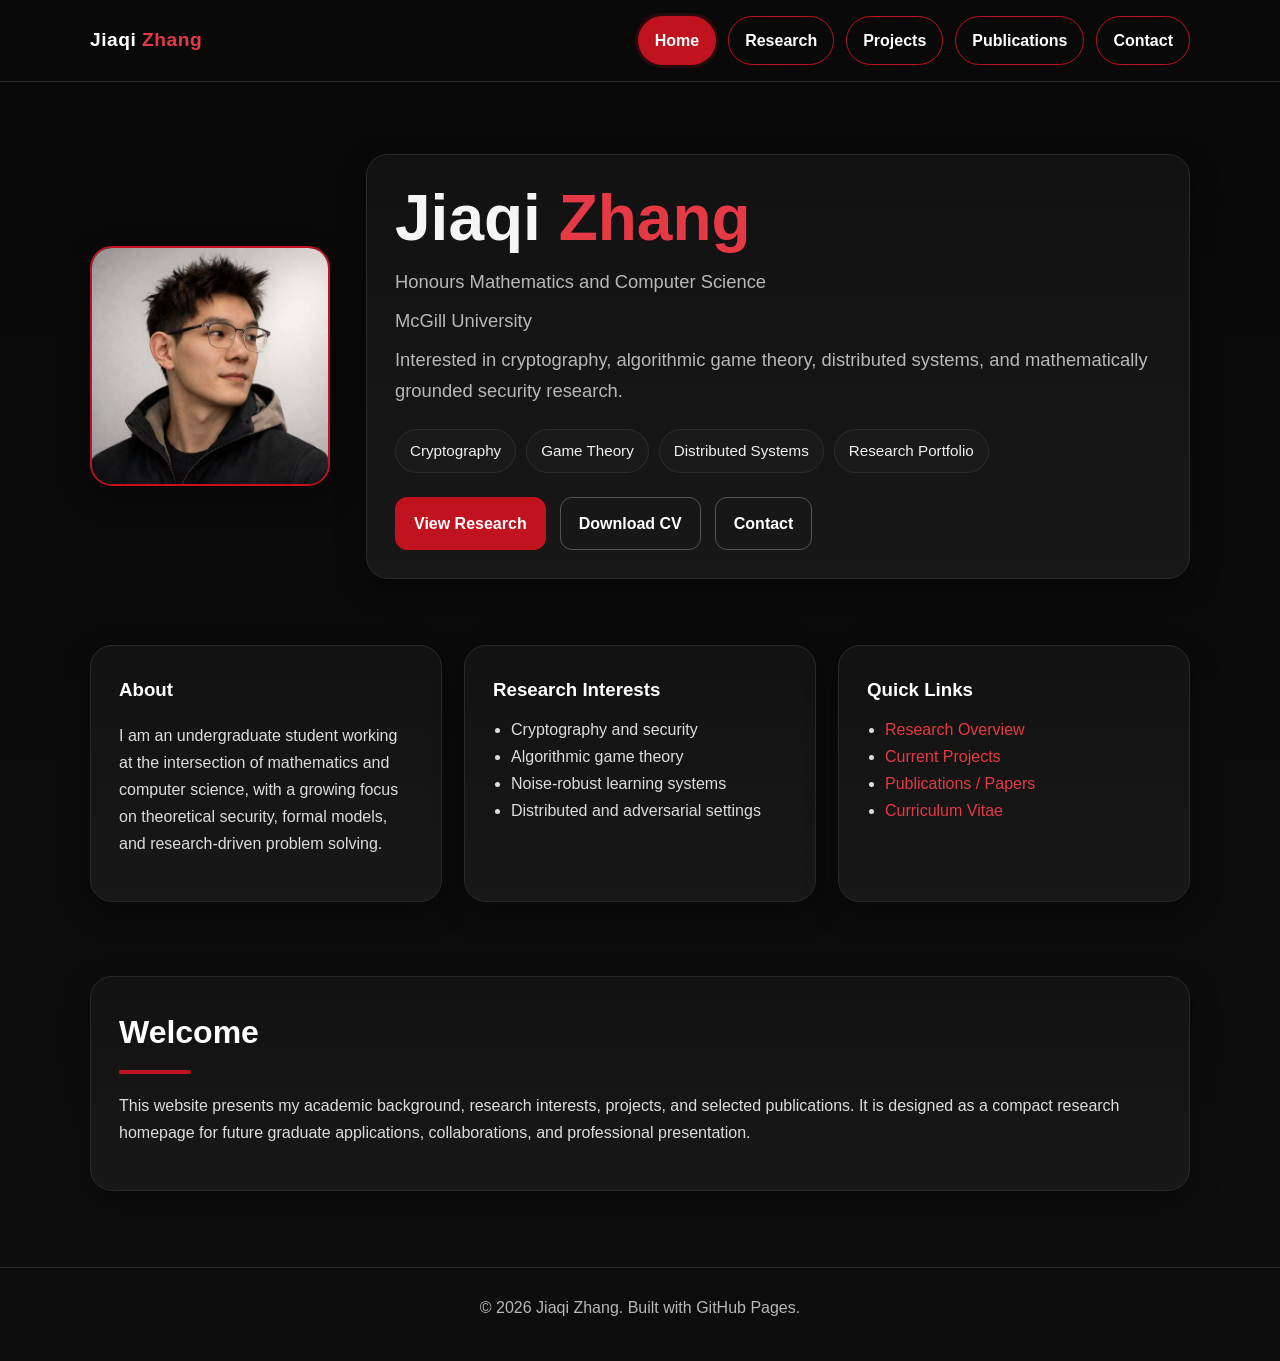
<file: index.html>
<!DOCTYPE html>
<html lang="en">
<head>
  <meta charset="UTF-8" />
  <meta name="viewport" content="width=device-width, initial-scale=1.0" />
  <title>Jiaqi Zhang | Home</title>
  <link rel="stylesheet" href="style.css" />
</head>
<body>
  <header class="navbar">
    <div class="container nav-inner">
      <div class="brand">Jiaqi <span>Zhang</span></div>
      <nav class="nav-links">
        <a class="nav-btn active" href="index.html">Home</a>
        <a class="nav-btn" href="research.html">Research</a>
        <a class="nav-btn" href="projects.html">Projects</a>
        <a class="nav-btn" href="publications.html">Publications</a>
        <a class="nav-btn" href="contact.html">Contact</a>
      </nav>
    </div>
  </header>

  <main>
    <section class="hero">
      <div class="container hero-grid">
        <img src="photo.jpg" alt="Jiaqi Zhang" class="profile-pic" />

        <div class="hero-card">
          <h1>Jiaqi <span>Zhang</span></h1>
          <p class="subtitle">Honours Mathematics and Computer Science</p>
          <p class="subtitle">McGill University</p>
          <p class="subtitle">
            Interested in cryptography, algorithmic game theory, distributed systems, and mathematically grounded security research.
          </p>

          <div class="tag-row">
            <span class="tag">Cryptography</span>
            <span class="tag">Game Theory</span>
            <span class="tag">Distributed Systems</span>
            <span class="tag">Research Portfolio</span>
          </div>

          <div class="cta-row">
            <a class="btn-primary" href="research.html">View Research</a>
            <a class="btn-secondary" href="cv.pdf">Download CV</a>
            <a class="btn-secondary" href="contact.html">Contact</a>
          </div>
        </div>
      </div>
    </section>

    <section class="section">
      <div class="container grid-3">
        <div class="card">
          <h3>About</h3>
          <p>
            I am an undergraduate student working at the intersection of mathematics and computer science, with a growing focus on theoretical security, formal models, and research-driven problem solving.
          </p>
        </div>

        <div class="card">
          <h3>Research Interests</h3>
          <ul class="list-clean">
            <li>Cryptography and security</li>
            <li>Algorithmic game theory</li>
            <li>Noise-robust learning systems</li>
            <li>Distributed and adversarial settings</li>
          </ul>
        </div>

        <div class="card">
          <h3>Quick Links</h3>
          <ul class="list-clean">
            <li><a href="research.html">Research Overview</a></li>
            <li><a href="projects.html">Current Projects</a></li>
            <li><a href="publications.html">Publications / Papers</a></li>
            <li><a href="cv.pdf">Curriculum Vitae</a></li>
          </ul>
        </div>
      </div>
    </section>

    <section class="section">
      <div class="container card">
        <h2>Welcome</h2>
        <p>
          This website presents my academic background, research interests, projects, and selected publications. It is designed as a compact research homepage for future graduate applications, collaborations, and professional presentation.
        </p>
        <p class="muted">
        </p>
      </div>
    </section>
  </main>

  <footer class="footer">
    <div class="container">
      © 2026 Jiaqi Zhang. Built with GitHub Pages.
    </div>
  </footer>
</body>
</html>
</file>
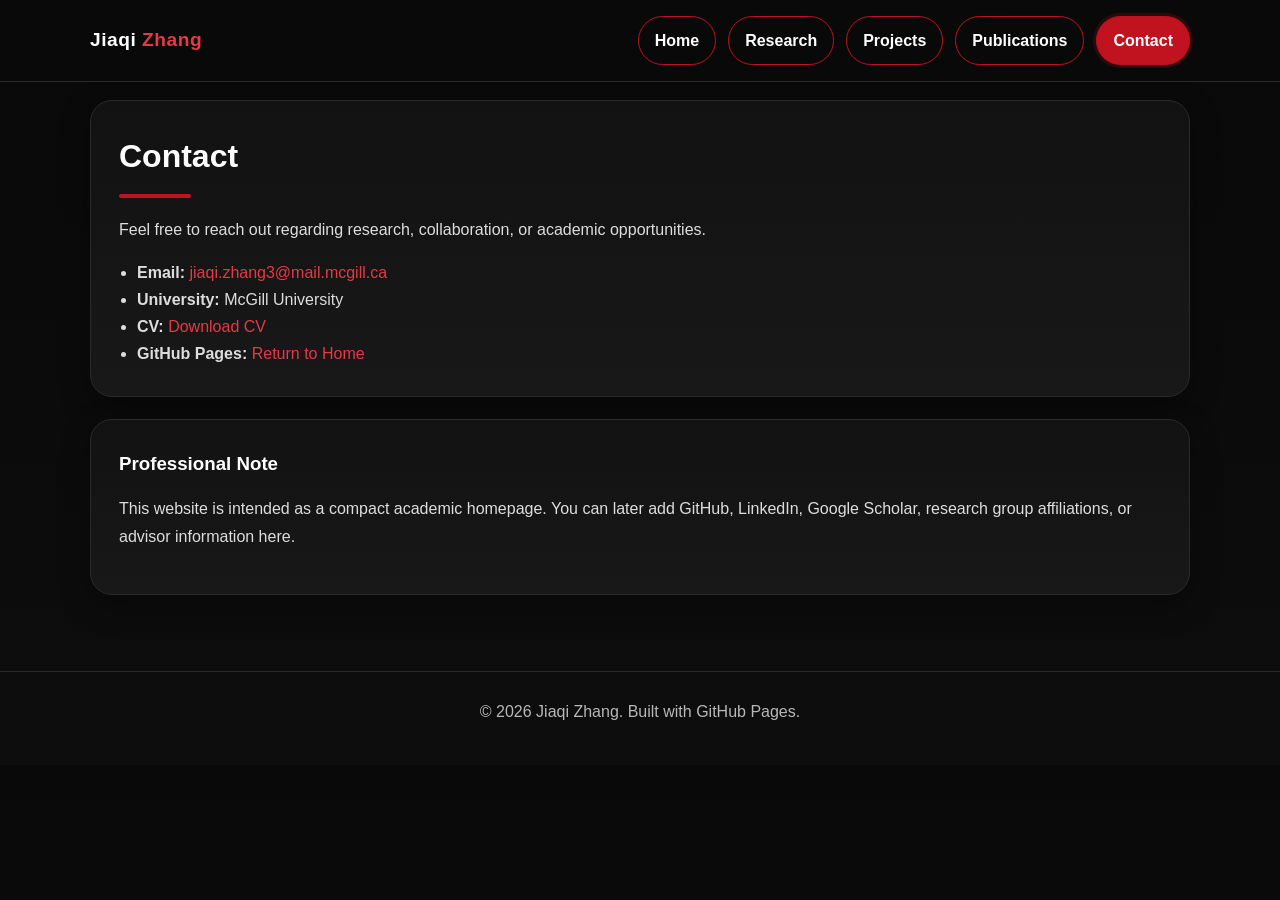
<file: contact.html>
<!DOCTYPE html>
<html lang="en">
<head>
  <meta charset="UTF-8" />
  <meta name="viewport" content="width=device-width, initial-scale=1.0" />
  <title>Jiaqi Zhang | Contact</title>
  <link rel="stylesheet" href="style.css" />
</head>
<body>
  <header class="navbar">
    <div class="container nav-inner">
      <div class="brand">Jiaqi <span>Zhang</span></div>
      <nav class="nav-links">
        <a class="nav-btn" href="index.html">Home</a>
        <a class="nav-btn" href="research.html">Research</a>
        <a class="nav-btn" href="projects.html">Projects</a>
        <a class="nav-btn" href="publications.html">Publications</a>
        <a class="nav-btn active" href="contact.html">Contact</a>
      </nav>
    </div>
  </header>

  <main class="section">
    <div class="container">
      <div class="card">
        <h2>Contact</h2>
        <p>
          Feel free to reach out regarding research, collaboration, or academic opportunities.
        </p>

        <ul class="list-clean">
          <li><strong>Email:</strong> <a href="mailto:jiaqi.zhang3@mail.mcgill.ca">jiaqi.zhang3@mail.mcgill.ca</a></li>
          <li><strong>University:</strong> McGill University</li>
          <li><strong>CV:</strong> <a href="cv.pdf">Download CV</a></li>
          <li><strong>GitHub Pages:</strong> <a href="index.html">Return to Home</a></li>
        </ul>
      </div>

      <div style="height:22px;"></div>

      <div class="card">
        <h3>Professional Note</h3>
        <p class="muted">
          This website is intended as a compact academic homepage. You can later add GitHub, LinkedIn, Google Scholar, research group affiliations, or advisor information here.
        </p>
      </div>
    </div>
  </main>

  <footer class="footer">
    <div class="container">
      © 2026 Jiaqi Zhang. Built with GitHub Pages.
    </div>
  </footer>
</body>
</html>
</file>
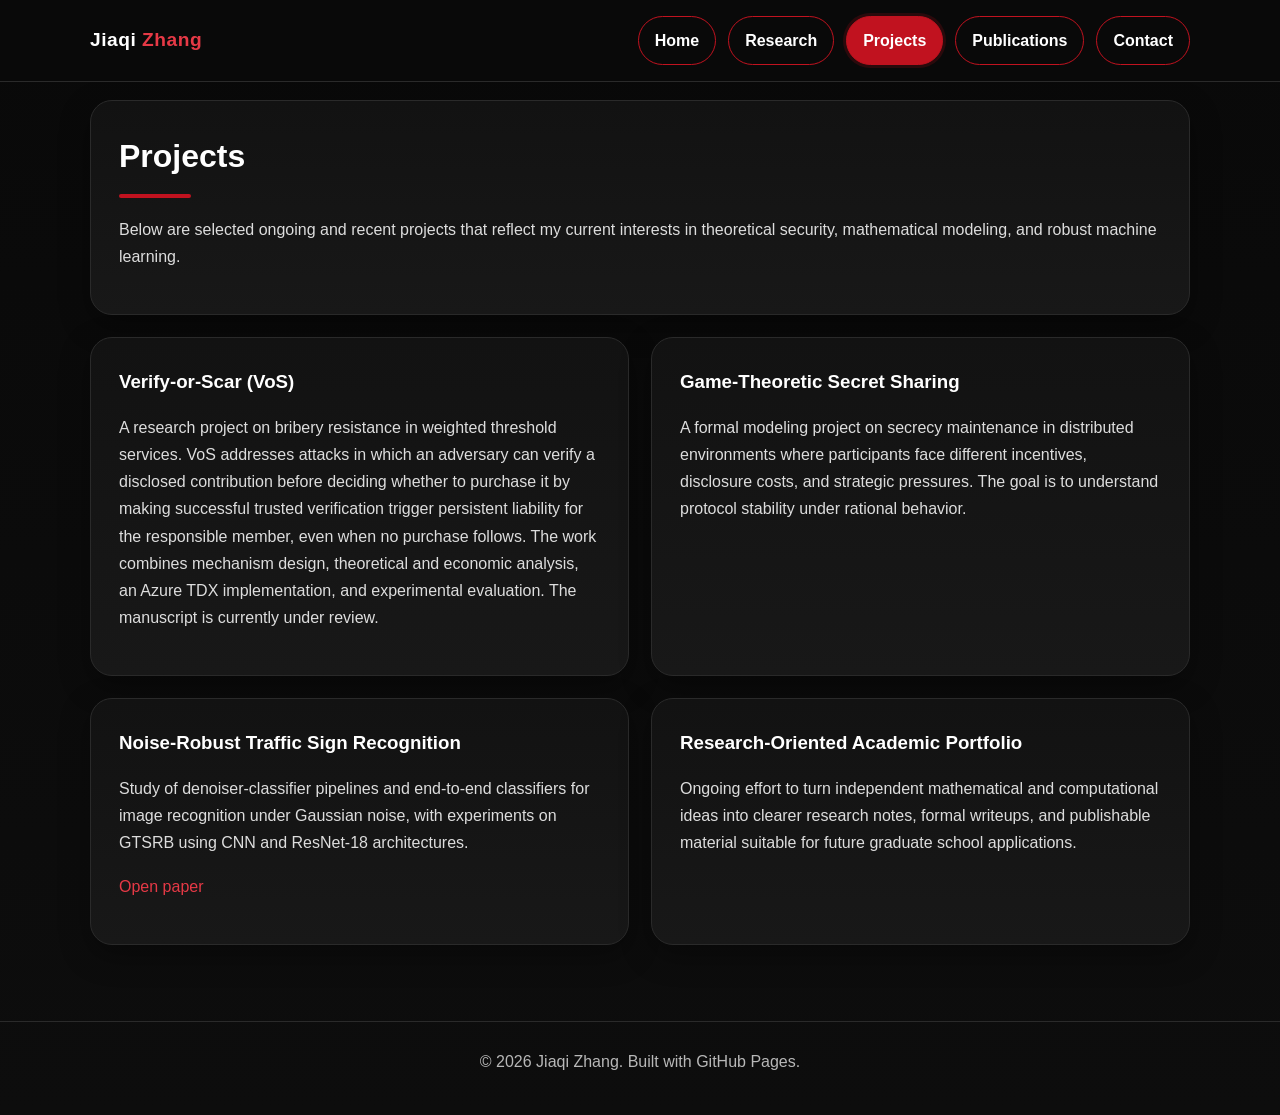
<file: projects.html>
<!DOCTYPE html>
<html lang="en">
<head>
  <meta charset="UTF-8" />
  <meta name="viewport" content="width=device-width, initial-scale=1.0" />
  <title>Jiaqi Zhang | Projects</title>
  <link rel="stylesheet" href="style.css" />
</head>
<body>
  <header class="navbar">
    <div class="container nav-inner">
      <div class="brand">Jiaqi <span>Zhang</span></div>
      <nav class="nav-links">
        <a class="nav-btn" href="index.html">Home</a>
        <a class="nav-btn" href="research.html">Research</a>
        <a class="nav-btn active" href="projects.html">Projects</a>
        <a class="nav-btn" href="publications.html">Publications</a>
        <a class="nav-btn" href="contact.html">Contact</a>
      </nav>
    </div>
  </header>

  <main class="section">
    <div class="container">
      <div class="card">
        <h2>Projects</h2>
        <p>
          Below are selected ongoing and recent projects that reflect my current interests in theoretical security, mathematical modeling, and robust machine learning.
        </p>
      </div>

      <div style="height:22px;"></div>

      <div class="grid-2">
        <div class="card">
          <h3>Verify-or-Scar (VoS)</h3>
          <p>
            A research project on bribery resistance in weighted threshold services. VoS addresses attacks in which an adversary can verify a disclosed contribution before deciding whether to purchase it by making successful trusted verification trigger persistent liability for the responsible member, even when no purchase follows. The work combines mechanism design, theoretical and economic analysis, an Azure TDX implementation, and experimental evaluation. The manuscript is currently under review.
          </p>
        </div>

        <div class="card">
          <h3>Game-Theoretic Secret Sharing</h3>
          <p>
            A formal modeling project on secrecy maintenance in distributed environments where participants face different incentives, disclosure costs, and strategic pressures. The goal is to understand protocol stability under rational behavior.
          </p>
        </div>

        <div class="card">
          <h3>Noise-Robust Traffic Sign Recognition</h3>
          <p>
            Study of denoiser-classifier pipelines and end-to-end classifiers for image recognition under Gaussian noise, with experiments on GTSRB using CNN and ResNet-18 architectures.
          </p>
          <p><a href="road-sign-classification.pdf">Open paper</a></p>
        </div>

        <div class="card">
          <h3>Research-Oriented Academic Portfolio</h3>
          <p>
            Ongoing effort to turn independent mathematical and computational ideas into clearer research notes, formal writeups, and publishable material suitable for future graduate school applications.
          </p>
        </div>
      </div>
    </div>
  </main>

  <footer class="footer">
    <div class="container">
      © 2026 Jiaqi Zhang. Built with GitHub Pages.
    </div>
  </footer>
</body>
</html>
</file>
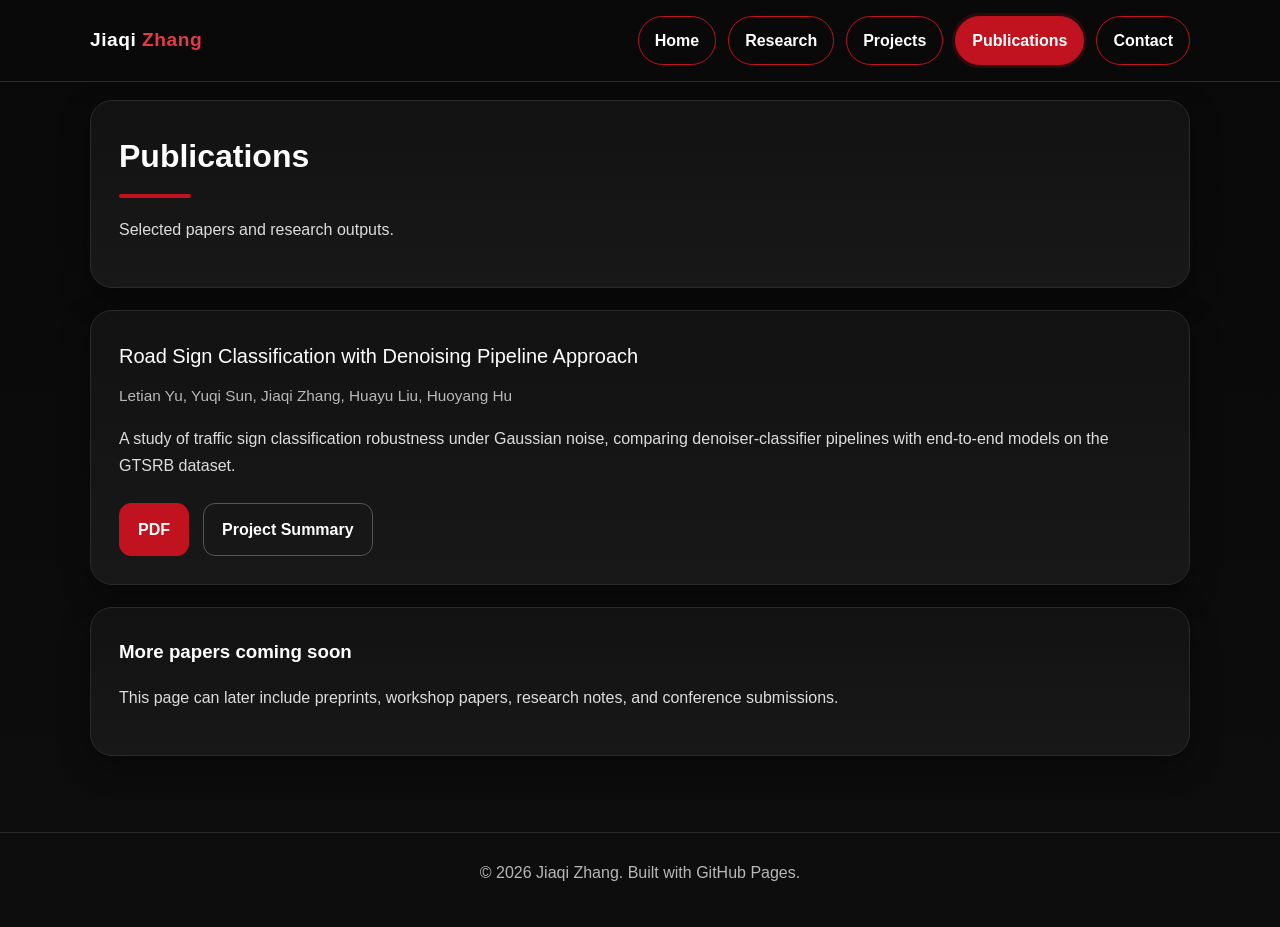
<file: publications.html>
<!DOCTYPE html>
<html lang="en">
<head>
  <meta charset="UTF-8" />
  <meta name="viewport" content="width=device-width, initial-scale=1.0" />
  <title>Jiaqi Zhang | Publications</title>
  <link rel="stylesheet" href="style.css" />
</head>
<body>
  <header class="navbar">
    <div class="container nav-inner">
      <div class="brand">Jiaqi <span>Zhang</span></div>
      <nav class="nav-links">
        <a class="nav-btn" href="index.html">Home</a>
        <a class="nav-btn" href="research.html">Research</a>
        <a class="nav-btn" href="projects.html">Projects</a>
        <a class="nav-btn active" href="publications.html">Publications</a>
        <a class="nav-btn" href="contact.html">Contact</a>
      </nav>
    </div>
  </header>

  <main class="section">
    <div class="container">
      <div class="card">
        <h2>Publications</h2>
        <p>
          Selected papers and research outputs.
        </p>
      </div>

      <div style="height:22px;"></div>

      <div class="card">
        <div class="paper-title">Road Sign Classification with Denoising Pipeline Approach</div>
        <div class="paper-meta">
          Letian Yu, Yuqi Sun, Jiaqi Zhang, Huayu Liu, Huoyang Hu
        </div>

        <p>
          A study of traffic sign classification robustness under Gaussian noise, comparing denoiser-classifier pipelines with end-to-end models on the GTSRB dataset.
        </p>

        <div class="cta-row">
          <a class="btn-primary" href="road-sign-classification.pdf">PDF</a>
          <a class="btn-secondary" href="research.html">Project Summary</a>
        </div>
      </div>

      <div style="height:22px;"></div>

      <div class="card">
        <h3>More papers coming soon</h3>
        <p class="muted">
          This page can later include preprints, workshop papers, research notes, and conference submissions.
        </p>
      </div>
    </div>
  </main>

  <footer class="footer">
    <div class="container">
      © 2026 Jiaqi Zhang. Built with GitHub Pages.
    </div>
  </footer>
</body>
</html>
</file>
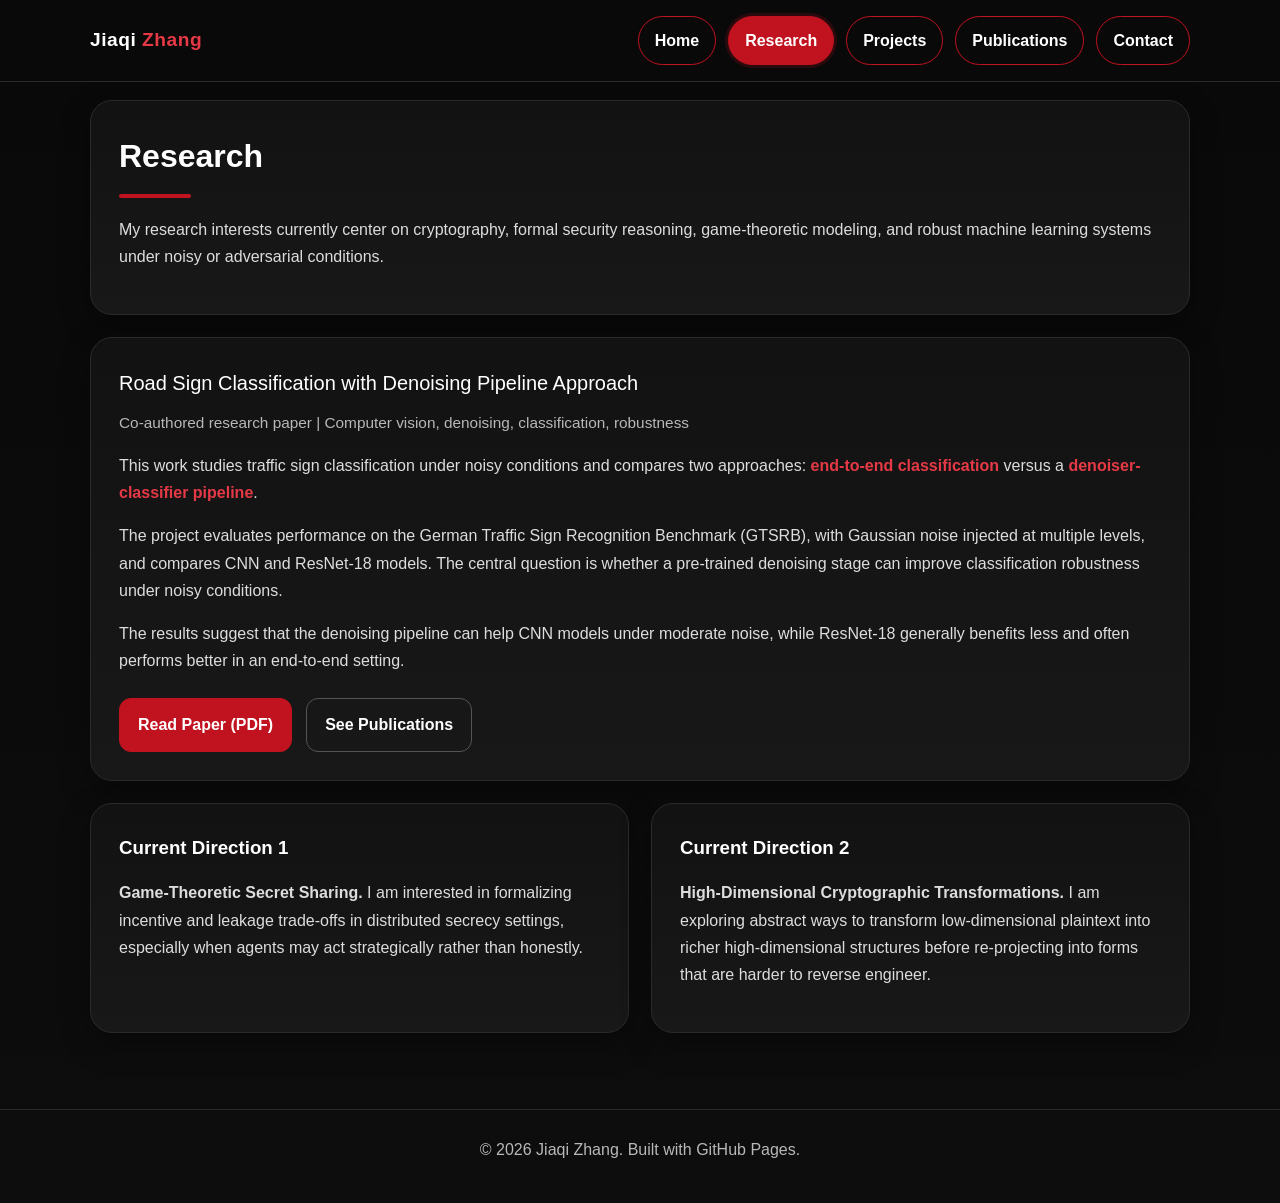
<file: research.html>
<!DOCTYPE html>
<html lang="en">
<head>
  <meta charset="UTF-8" />
  <meta name="viewport" content="width=device-width, initial-scale=1.0" />
  <title>Jiaqi Zhang | Research</title>
  <link rel="stylesheet" href="style.css" />
</head>
<body>
  <header class="navbar">
    <div class="container nav-inner">
      <div class="brand">Jiaqi <span>Zhang</span></div>
      <nav class="nav-links">
        <a class="nav-btn" href="index.html">Home</a>
        <a class="nav-btn active" href="research.html">Research</a>
        <a class="nav-btn" href="projects.html">Projects</a>
        <a class="nav-btn" href="publications.html">Publications</a>
        <a class="nav-btn" href="contact.html">Contact</a>
      </nav>
    </div>
  </header>

  <main class="section">
    <div class="container">
      <div class="card">
        <h2>Research</h2>
        <p>
          My research interests currently center on cryptography, formal security reasoning, game-theoretic modeling, and robust machine learning systems under noisy or adversarial conditions.
        </p>
      </div>

      <div style="height:22px;"></div>

      <div class="card">
        <div class="paper-title">Road Sign Classification with Denoising Pipeline Approach</div>
        <div class="paper-meta">
          Co-authored research paper | Computer vision, denoising, classification, robustness
        </div>

        <p>
          This work studies traffic sign classification under noisy conditions and compares two approaches:
          <span class="highlight">end-to-end classification</span> versus a
          <span class="highlight">denoiser-classifier pipeline</span>.
        </p>

        <p>
          The project evaluates performance on the German Traffic Sign Recognition Benchmark (GTSRB), with Gaussian noise injected at multiple levels, and compares CNN and ResNet-18 models. The central question is whether a pre-trained denoising stage can improve classification robustness under noisy conditions.
        </p>

        <p>
          The results suggest that the denoising pipeline can help CNN models under moderate noise, while ResNet-18 generally benefits less and often performs better in an end-to-end setting.
        </p>

        <div class="cta-row">
          <a class="btn-primary" href="road-sign-classification.pdf">Read Paper (PDF)</a>
          <a class="btn-secondary" href="publications.html">See Publications</a>
        </div>
      </div>

      <div style="height:22px;"></div>

      <div class="grid-2">
        <div class="card">
          <h3>Current Direction 1</h3>
          <p>
            <strong>Game-Theoretic Secret Sharing.</strong> I am interested in formalizing incentive and leakage trade-offs in distributed secrecy settings, especially when agents may act strategically rather than honestly.
          </p>
        </div>

        <div class="card">
          <h3>Current Direction 2</h3>
          <p>
            <strong>High-Dimensional Cryptographic Transformations.</strong> I am exploring abstract ways to transform low-dimensional plaintext into richer high-dimensional structures before re-projecting into forms that are harder to reverse engineer.
          </p>
        </div>
      </div>
    </div>
  </main>

  <footer class="footer">
    <div class="container">
      © 2026 Jiaqi Zhang. Built with GitHub Pages.
    </div>
  </footer>
</body>
</html>
</file>
<file: style.css>
:root {
  --bg: #0b0b0b;
  --panel: #121212;
  --panel-2: #181818;
  --text: #f5f5f5;
  --muted: #b8b8b8;
  --red: #c1121f;
  --red-2: #e63946;
  --border: #2a2a2a;
  --shadow: 0 10px 30px rgba(0, 0, 0, 0.35);
}

* {
  box-sizing: border-box;
}

html {
  scroll-behavior: smooth;
}

body {
  margin: 0;
  font-family: "Segoe UI", Arial, sans-serif;
  background: linear-gradient(180deg, #090909 0%, #0d0d0d 100%);
  color: var(--text);
  line-height: 1.7;
}

a {
  color: var(--red-2);
  text-decoration: none;
}

a:hover {
  color: #ff6b6b;
}

.container {
  width: min(1100px, 92%);
  margin: 0 auto;
}

.navbar {
  position: sticky;
  top: 0;
  z-index: 1000;
  background: rgba(10, 10, 10, 0.92);
  backdrop-filter: blur(10px);
  border-bottom: 1px solid var(--border);
}

.nav-inner {
  display: flex;
  justify-content: space-between;
  align-items: center;
  gap: 20px;
  padding: 16px 0;
}

.brand {
  font-size: 1.2rem;
  font-weight: 700;
  letter-spacing: 0.5px;
  color: white;
}

.brand span {
  color: var(--red-2);
}

.nav-links {
  display: flex;
  gap: 12px;
  flex-wrap: wrap;
}

.nav-btn {
  display: inline-block;
  padding: 10px 16px;
  border: 1px solid var(--red);
  border-radius: 999px;
  color: white;
  background: transparent;
  transition: 0.25s ease;
  font-weight: 600;
}

.nav-btn:hover,
.nav-btn.active {
  background: var(--red);
  color: white;
  box-shadow: 0 0 0 3px rgba(193, 18, 31, 0.18);
}

.hero {
  padding: 72px 0 48px;
}

.hero-grid {
  display: grid;
  grid-template-columns: 240px 1fr;
  gap: 36px;
  align-items: center;
}

.profile-pic {
  width: 100%;
  max-width: 240px;
  aspect-ratio: 1 / 1;
  object-fit: cover;
  border-radius: 22px;
  border: 2px solid var(--red);
  box-shadow: var(--shadow);
  background: #111;
}

.hero-card,
.card {
  background: linear-gradient(180deg, var(--panel), var(--panel-2));
  border: 1px solid var(--border);
  border-radius: 22px;
  padding: 28px;
  box-shadow: var(--shadow);
}

.hero h1 {
  font-size: clamp(2.3rem, 5vw, 4rem);
  line-height: 1.1;
  margin: 0 0 12px;
}

.hero h1 span {
  color: var(--red-2);
}

.subtitle {
  color: var(--muted);
  font-size: 1.15rem;
  margin: 8px 0;
}

.tag-row {
  display: flex;
  flex-wrap: wrap;
  gap: 10px;
  margin: 22px 0 0;
}

.tag {
  padding: 8px 14px;
  border-radius: 999px;
  background: #1a1a1a;
  border: 1px solid #2d2d2d;
  color: #f0f0f0;
  font-size: 0.95rem;
}

.cta-row {
  display: flex;
  flex-wrap: wrap;
  gap: 14px;
  margin-top: 24px;
}

.btn-primary,
.btn-secondary {
  display: inline-block;
  padding: 12px 18px;
  border-radius: 12px;
  font-weight: 700;
  transition: 0.25s ease;
}

.btn-primary {
  background: var(--red);
  color: white;
  border: 1px solid var(--red);
}

.btn-primary:hover {
  background: var(--red-2);
  color: white;
}

.btn-secondary {
  border: 1px solid #555;
  color: white;
  background: transparent;
}

.btn-secondary:hover {
  border-color: var(--red-2);
  color: var(--red-2);
}

.section {
  padding: 18px 0 56px;
}

.section h2 {
  font-size: 2rem;
  margin: 0 0 18px;
  color: white;
}

.section h2::after {
  content: "";
  display: block;
  width: 72px;
  height: 4px;
  margin-top: 10px;
  border-radius: 999px;
  background: var(--red);
}

.grid-2 {
  display: grid;
  grid-template-columns: repeat(2, 1fr);
  gap: 22px;
}

.grid-3 {
  display: grid;
  grid-template-columns: repeat(3, 1fr);
  gap: 22px;
}

.card h3 {
  margin-top: 0;
  margin-bottom: 10px;
  color: #fff;
}

.card p,
.card li {
  color: #dddddd;
}

.muted {
  color: var(--muted);
}

.paper-title {
  color: #fff;
  font-size: 1.25rem;
  margin-bottom: 10px;
}

.paper-meta {
  color: var(--muted);
  margin-bottom: 14px;
  font-size: 0.96rem;
}

.list-clean {
  padding-left: 18px;
  margin: 0;
}

.footer {
  border-top: 1px solid var(--border);
  padding: 26px 0 40px;
  color: var(--muted);
  text-align: center;
  margin-top: 20px;
}

.highlight {
  color: var(--red-2);
  font-weight: 700;
}

.small {
  font-size: 0.95rem;
}

@media (max-width: 900px) {
  .hero-grid,
  .grid-2,
  .grid-3 {
    grid-template-columns: 1fr;
  }

  .profile-pic {
    max-width: 220px;
  }

  .nav-inner {
    align-items: flex-start;
    flex-direction: column;
  }
}
</file>
